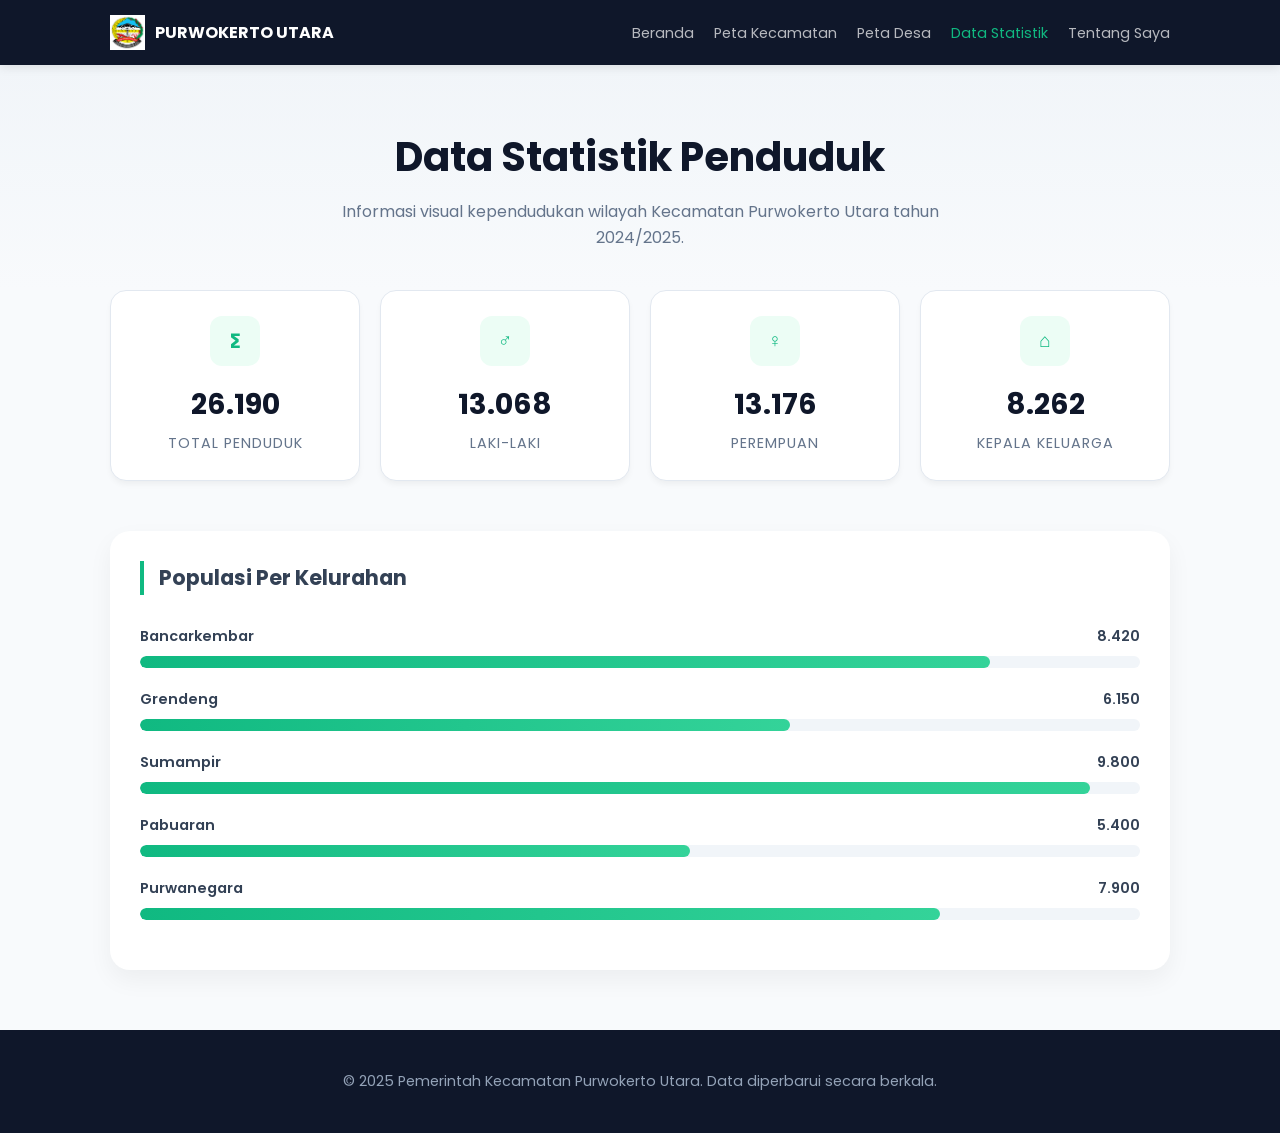
<file: statistik.html>
<!DOCTYPE html>
<html lang="id">
<head>
  <meta charset="UTF-8">
  <meta name="viewport" content="width=device-width, initial-scale=1.0">
  <title>Data Statistik - Website Kecamatan Purwokerto Utara</title>
  <link href="https://fonts.googleapis.com/css2?family=Poppins:wght@300;400;600;700&display=swap" rel="stylesheet">
  
  <style>
    /* CSS VARIABLE - Warna Konsisten */
    :root {
      --primary: #10b981;
      --primary-dark: #059669;
      --dark: #0f172a;
      --slate-50: #f8fafc;
      --slate-200: #e2e8f0;
      --white: #ffffff;
    }

    * { margin: 0; padding: 0; box-sizing: border-box; }
    body { 
      font-family: 'Poppins', sans-serif; 
      background-color: var(--slate-50); 
      color: #334155; 
      line-height: 1.6;
    }

    .container { max-width: 1100px; margin: 0 auto; padding: 0 20px; }

    /* HEADER & NAV (Konsisten dengan Index) */
    header {
      background: var(--dark);
      padding: 15px 0;
      position: sticky;
      top: 0;
      z-index: 1000;
      box-shadow: 0 2px 10px rgba(0,0,0,0.1);
    }
    nav { display: flex; justify-content: space-between; align-items: center; }
    .logo { display: flex; align-items: center; gap: 10px; text-decoration: none; color: white; }
    .logo img { width: 35px; }
    .nav-menu { display: flex; list-style: none; gap: 20px; }
    .nav-menu a { text-decoration: none; color: rgba(255,255,255,0.7); font-size: 0.9rem; transition: 0.3s; }
    .nav-menu a:hover, .nav-menu a.active { color: var(--primary); }

    /* TITLE SECTION */
    .page-header {
      padding: 60px 0 40px;
      text-align: center;
      background: linear-gradient(to bottom, #f1f5f9, var(--slate-50));
    }
    .page-header h1 { font-size: 2.5rem; color: var(--dark); margin-bottom: 10px; }
    .page-header p { color: #64748b; max-width: 600px; margin: 0 auto; }

    /* STATS CARDS */
    .stats-grid {
      display: grid;
      grid-template-columns: repeat(auto-fit, minmax(240px, 1fr));
      gap: 20px;
      margin-bottom: 50px;
    }
    .stat-card {
      background: white;
      padding: 25px;
      border-radius: 16px;
      box-shadow: 0 4px 6px -1px rgba(0,0,0,0.05);
      border: 1px solid var(--slate-200);
      text-align: center;
      transition: transform 0.3s ease;
    }
    .stat-card:hover { transform: translateY(-5px); }
    .stat-card .icon { 
      width: 50px; height: 50px; background: #ecfdf5; color: var(--primary);
      margin: 0 auto 15px; display: flex; align-items: center; justify-content: center;
      border-radius: 12px; font-size: 1.2rem; font-weight: bold;
    }
    .stat-card h3 { font-size: 1.8rem; color: var(--dark); margin-bottom: 5px; }
    .stat-card p { font-size: 0.9rem; color: #64748b; text-transform: uppercase; letter-spacing: 1px; }

    /* CHART SECTION (Manual Bar Chart) */
    .chart-container {
      background: white;
      padding: 30px;
      border-radius: 20px;
      box-shadow: 0 10px 25px rgba(0,0,0,0.05);
      margin-bottom: 60px;
    }
    .chart-title { margin-bottom: 30px; font-size: 1.3rem; border-left: 4px solid var(--primary); padding-left: 15px; }
    
    .bar-group { margin-bottom: 20px; }
    .bar-label { display: flex; justify-content: space-between; margin-bottom: 8px; font-size: 0.9rem; font-weight: 600; }
    .bar-bg { background: #f1f5f9; height: 12px; border-radius: 10px; overflow: hidden; }
    .bar-fill { 
      background: linear-gradient(90deg, var(--primary), #34d399); 
      height: 100%; 
      width: 0%; /* Diatur via JS */
      border-radius: 10px;
      transition: width 1.5s cubic-bezier(0.1, 0.5, 0.2, 1);
    }

    /* FOOTER */
    footer { background: var(--dark); color: #94a3b8; padding: 40px 0; text-align: center; margin-top: 60px; }
    footer p { font-size: 0.9rem; }

    /* RESPONSIVE */
    @media (max-width: 768px) {
      .nav-menu { display: none; } /* Sederhana: sembunyikan menu di mobile untuk versi rendah */
      .page-header h1 { font-size: 1.8rem; }
    }
  </style>
</head>

<body>

  <header>
    <div class="container">
      <nav>
        <a href="index.html" class="logo">
          <img src="img/kab-banyumas.png" alt="Logo">
          <span style="font-weight: 700;">PURWOKERTO UTARA</span>
        </a>
        <ul class="nav-menu">
          <li><a href="index.html">Beranda</a></li>
          <li><a href="kec-pwt-utara/peta-kecamatan.html">Peta Kecamatan</a></li>
          <li><a href="desa-sumampir/peta-desa.html">Peta Desa</a></li>
          <li><a href="statistik.html" class="active">Data Statistik</a></li>
          <li><a href="tentang.html">Tentang Saya</a></li>
        </ul>
      </nav>
    </div>
  </header>

  <div class="page-header">
    <div class="container">
      <h1>Data Statistik Penduduk</h1>
      <p>Informasi visual kependudukan wilayah Kecamatan Purwokerto Utara tahun 2024/2025.</p>
    </div>
  </div>

  <div class="container">
    <div class="stats-grid">
      <div class="stat-card">
        <div class="icon">∑</div>
        <h3 class="counter" data-target="48497">0</h3>
        <p>Total Penduduk</p>
      </div>
      <div class="stat-card">
        <div class="icon">♂</div>
        <h3 class="counter" data-target="24120">0</h3>
        <p>Laki-Laki</p>
      </div>
      <div class="stat-card">
        <div class="icon">♀</div>
        <h3 class="counter" data-target="24377">0</h3>
        <p>Perempuan</p>
      </div>
      <div class="stat-card">
        <div class="icon">⌂</div>
        <h3 class="counter" data-target="15230">0</h3>
        <p>Kepala Keluarga</p>
      </div>
    </div>

    <div class="chart-container">
      <h2 class="chart-title">Populasi Per Kelurahan</h2>
      
      <div class="bar-group">
        <div class="bar-label"><span>Bancarkembar</span> <span class="val">8.420</span></div>
        <div class="bar-bg"><div class="bar-fill" data-percent="85"></div></div>
      </div>

      <div class="bar-group">
        <div class="bar-label"><span>Grendeng</span> <span class="val">6.150</span></div>
        <div class="bar-bg"><div class="bar-fill" data-percent="65"></div></div>
      </div>

      <div class="bar-group">
        <div class="bar-label"><span>Sumampir</span> <span class="val">9.800</span></div>
        <div class="bar-bg"><div class="bar-fill" data-percent="95"></div></div>
      </div>

      <div class="bar-group">
        <div class="bar-label"><span>Pabuaran</span> <span class="val">5.400</span></div>
        <div class="bar-bg"><div class="bar-fill" data-percent="55"></div></div>
      </div>

      <div class="bar-group">
        <div class="bar-label"><span>Purwanegara</span> <span class="val">7.900</span></div>
        <div class="bar-bg"><div class="bar-fill" data-percent="80"></div></div>
      </div>
    </div>
  </div>

  <footer>
    <div class="container">
      <p>&copy; 2025 Pemerintah Kecamatan Purwokerto Utara. Data diperbarui secara berkala.</p>
    </div>
  </footer>

  <script>
    // 1. Animasi Angka (Counter)
    const counters = document.querySelectorAll('.counter');
    counters.forEach(counter => {
      const updateCount = () => {
        const target = +counter.getAttribute('data-target');
        const count = +counter.innerText.replace('.', '');
        const speed = 100; // Semakin besar semakin lambat
        const inc = target / speed;

        if (count < target) {
          counter.innerText = Math.ceil(count + inc).toLocaleString('id-ID');
          setTimeout(updateCount, 20);
        } else {
          counter.innerText = target.toLocaleString('id-ID');
        }
      };
      updateCount();
    });

    // 2. Animasi Bar Chart saat Scroll
    const animateBars = () => {
      const bars = document.querySelectorAll('.bar-fill');
      bars.forEach(bar => {
        const rect = bar.getBoundingClientRect();
        if(rect.top < window.innerHeight) {
          bar.style.width = bar.getAttribute('data-percent') + '%';
        }
      });
    };

    // Jalankan saat scroll dan saat load pertama
    window.addEventListener('scroll', animateBars);
    window.addEventListener('load', animateBars);
  </script>
</body>
</html>
</file>
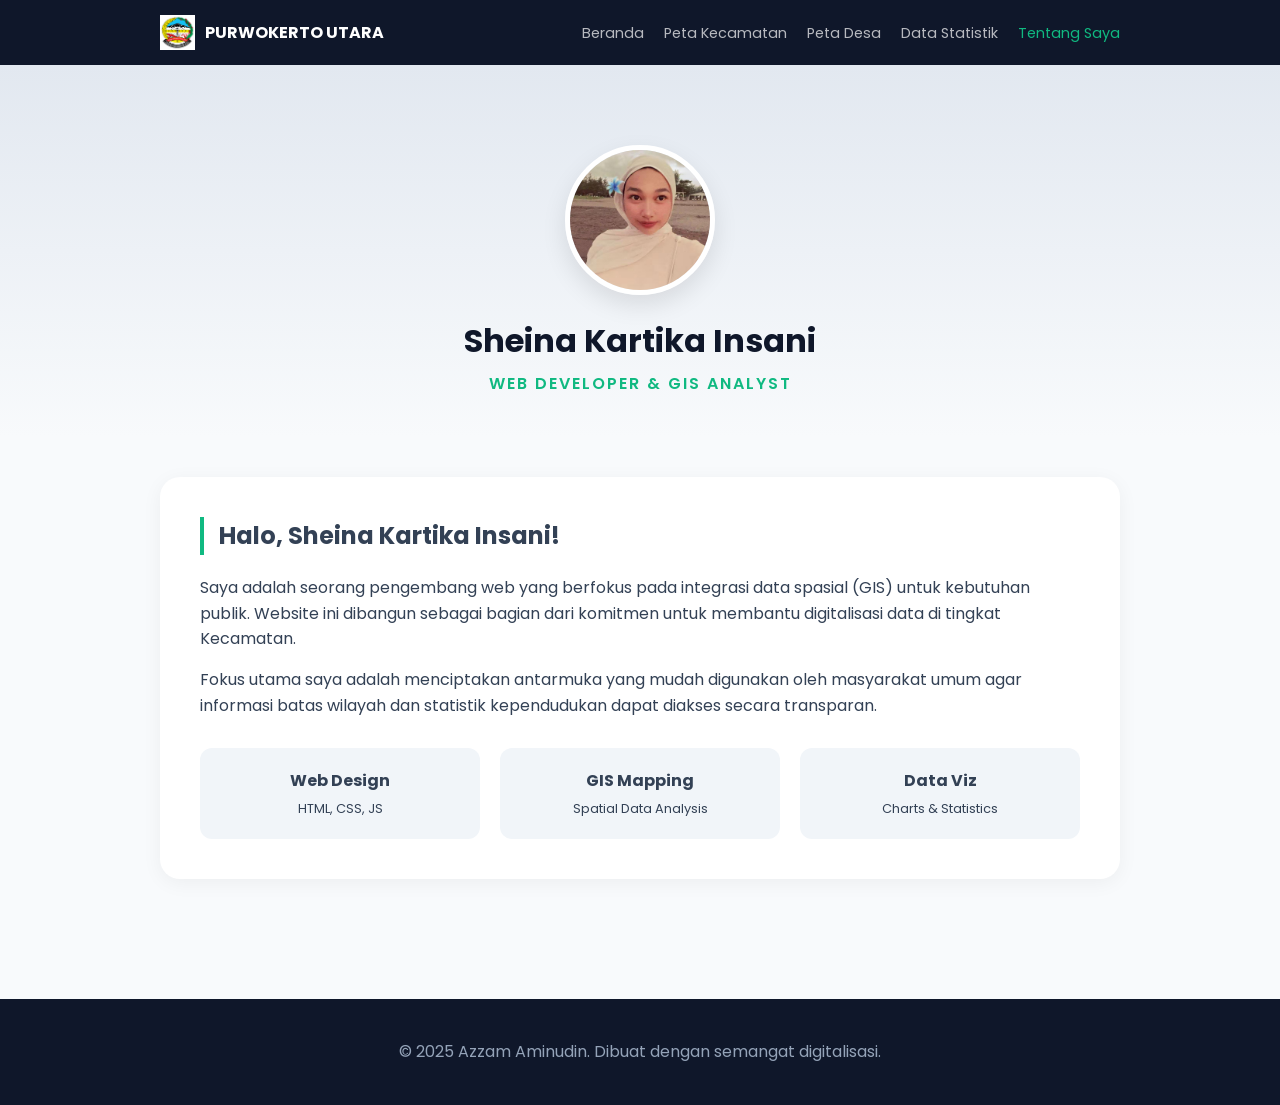
<file: tentang.html>
<!DOCTYPE html>
<html lang="id">
<head>
  <meta charset="UTF-8">
  <meta name="viewport" content="width=device-width, initial-scale=1.0">
  <title>Tentang Saya - Website Kecamatan Purwokerto Utara</title>
  <link href="https://fonts.googleapis.com/css2?family=Poppins:wght@300;400;600;700&display=swap" rel="stylesheet">
  
  <style>
    :root {
      --primary: #10b981;
      --primary-dark: #059669;
      --dark: #0f172a;
      --slate-50: #f8fafc;
      --slate-200: #e2e8f0;
      --white: #ffffff;
    }

    * { margin: 0; padding: 0; box-sizing: border-box; }
    body { 
      font-family: 'Poppins', sans-serif; 
      background-color: var(--slate-50); 
      color: #334155; 
      line-height: 1.6;
    }

    .container { max-width: 1000px; margin: 0 auto; padding: 0 20px; }

    /* HEADER */
    header {
      background: var(--dark);
      padding: 15px 0;
      position: sticky;
      top: 0;
      z-index: 1000;
    }
    nav { display: flex; justify-content: space-between; align-items: center; }
    .logo { display: flex; align-items: center; gap: 10px; text-decoration: none; color: white; }
    .logo img { width: 35px; }
    .nav-menu { display: flex; list-style: none; gap: 20px; }
    .nav-menu a { text-decoration: none; color: rgba(255,255,255,0.7); font-size: 0.9rem; transition: 0.3s; }
    .nav-menu a:hover, .nav-menu a.active { color: var(--primary); }

    /* PROFILE SECTION */
    .profile-hero {
      padding: 80px 0 40px;
      text-align: center;
      background: linear-gradient(to bottom, #e2e8f0, var(--slate-50));
    }
    .profile-img-container {
      width: 150px; height: 150px;
      margin: 0 auto 20px;
      border-radius: 50%;
      border: 5px solid white;
      box-shadow: 0 10px 25px rgba(0,0,0,0.1);
      overflow: hidden;
      transition: transform 0.5s ease;
    }
    .profile-img-container:hover { transform: scale(1.05) rotate(5deg); }
    .profile-img-container img { width: 100%; height: 100%; object-fit: cover; }

    .profile-hero h1 { font-size: 2rem; color: var(--dark); margin-bottom: 5px; }
    .profile-hero p { color: var(--primary); font-weight: 600; text-transform: uppercase; letter-spacing: 2px; }

    /* CONTENT SECTION */
    .content-section { padding: 40px 0 80px; }
    .card-about {
      background: white;
      padding: 40px;
      border-radius: 20px;
      box-shadow: 0 4px 20px rgba(0,0,0,0.05);
      margin-bottom: 40px;
      opacity: 0; /* Untuk animasi muncul */
      transform: translateY(20px);
      transition: all 0.6s ease;
    }
    .card-about.visible { opacity: 1; transform: translateY(0); }

    /* SKILLS GRID */
    .skills-grid {
      display: grid;
      grid-template-columns: repeat(auto-fit, minmax(200px, 1fr));
      gap: 20px;
      margin-top: 30px;
    }
    .skill-item {
      background: #f1f5f9;
      padding: 20px;
      border-radius: 12px;
      text-align: center;
      transition: 0.3s;
    }
    .skill-item:hover { background: var(--primary); color: white; }
    .skill-item i { font-size: 1.5rem; display: block; margin-bottom: 10px; }

    /* FOOTER */
    footer { background: var(--dark); color: #94a3b8; padding: 40px 0; text-align: center; }

    /* RESPONSIVE */
    @media (max-width: 768px) {
      .nav-menu { display: none; }
      .profile-hero h1 { font-size: 1.5rem; }
    }
  </style>
</head>

<body>

  <header>
    <div class="container">
      <nav>
        <a href="index.html" class="logo">
          <img src="img/kab-banyumas.png" alt="Logo">
          <span style="font-weight: 700;">PURWOKERTO UTARA</span>
        </a>
        <ul class="nav-menu">
          <li><a href="index.html">Beranda</a></li>
          <li><a href="kec-pwt-utara/peta-kecamatan.html">Peta Kecamatan</a></li>
          <li><a href="desa-sumampir/peta-desa.html">Peta Desa</a></li>
          <li><a href="statistik.html">Data Statistik</a></li>
          <li><a href="tentang.html" class="active">Tentang Saya</a></li>
        </ul>
      </nav>
    </div>
  </header>

  <section class="profile-hero">
    <div class="container">
      <div class="profile-img-container">
        <img src="img/fotosheina.jpeg" alt="Foto Profil" onerror="this.src='https://via.placeholder.com/150'">
      </div>
      <h1>Sheina Kartika Insani</h1>
      <p>Web Developer & GIS Analyst</p>
    </div>
  </section>

  <section class="content-section">
    <div class="container">
      <div class="card-about" id="aboutCard">
        <h2 style="margin-bottom: 20px; border-left: 4px solid var(--primary); padding-left: 15px;">Halo, Sheina Kartika Insani!</h2>
        <p style="margin-bottom: 15px;">
          Saya adalah seorang pengembang web yang berfokus pada integrasi data spasial (GIS) untuk kebutuhan publik. 
          Website ini dibangun sebagai bagian dari komitmen untuk membantu digitalisasi data di tingkat Kecamatan.
        </p>
        <p>
          Fokus utama saya adalah menciptakan antarmuka yang mudah digunakan oleh masyarakat umum agar informasi 
          batas wilayah dan statistik kependudukan dapat diakses secara transparan.
        </p>

        <div class="skills-grid">
          <div class="skill-item">
            <strong>Web Design</strong>
            <p style="font-size: 0.8rem; margin-top: 5px;">HTML, CSS, JS</p>
          </div>
          <div class="skill-item">
            <strong>GIS Mapping</strong>
            <p style="font-size: 0.8rem; margin-top: 5px;">Spatial Data Analysis</p>
          </div>
          <div class="skill-item">
            <strong>Data Viz</strong>
            <p style="font-size: 0.8rem; margin-top: 5px;">Charts & Statistics</p>
          </div>
        </div>
      </div>
    </div>
  </section>

  <footer>
    <div class="container">
      <p>&copy; 2025 Azzam Aminudin. Dibuat dengan semangat digitalisasi.</p>
    </div>
  </footer>

  <script>
    // Efek Fade In saat halaman dimuat
    document.addEventListener('DOMContentLoaded', () => {
      const card = document.getElementById('aboutCard');
      setTimeout(() => {
        card.classList.add('visible');
      }, 200);
    });

    // Efek interaktif sederhana saat hover skill
    const skillItems = document.querySelectorAll('.skill-item');
    skillItems.forEach(item => {
      item.addEventListener('mouseenter', () => {
        item.style.transform = 'translateY(-10px)';
      });
      item.addEventListener('mouseleave', () => {
        item.style.transform = 'translateY(0)';
      });
    });
  </script>
</body>
</html>
</file>
